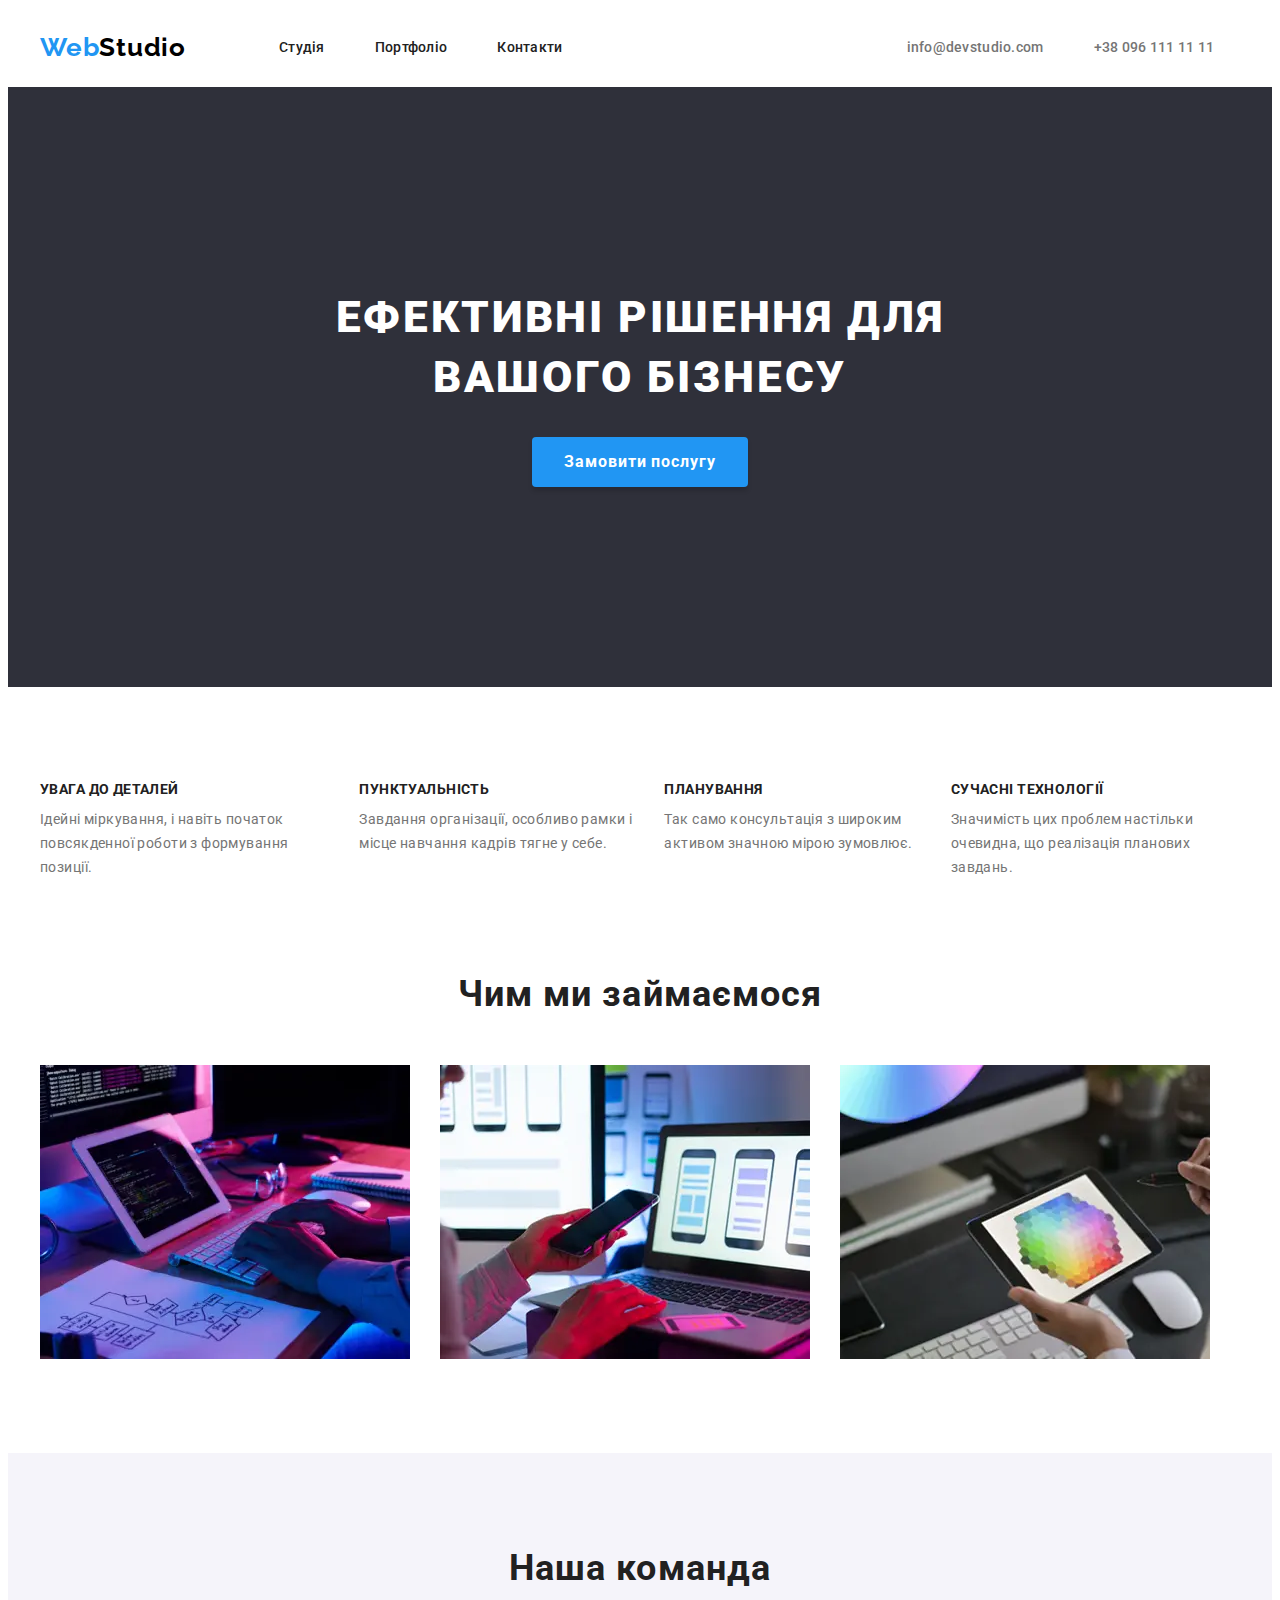
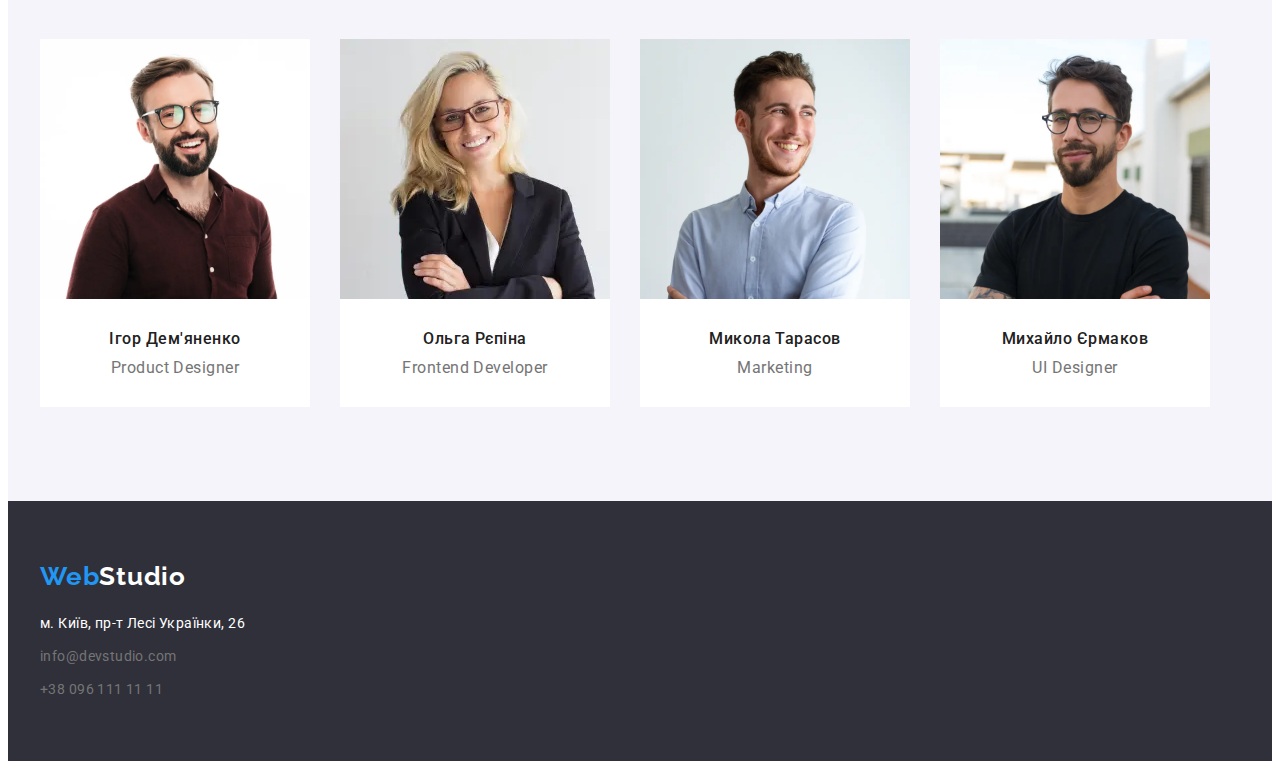
<file: index.html>
<!DOCTYPE html>
<html lang="en">
  <head>
    <meta charset="UTF-8" />
    <meta name="viewport" content="width=device-width, initial-scale=1.0" />
    <title>WebStudio</title>
    <link rel="preconnect" href="https://fonts.googleapis.com" />
    <link rel="preconnect" href="https://fonts.gstatic.com" crossorigin />
    <link
      href="https://fonts.googleapis.com/css2?family=Raleway:ital,wght@0,100..900;1,100..900&family=Roboto:ital,wght@0,100..900;1,100..900&display=swap"
      rel="stylesheet"
    />
    <link rel="stylesheet" href="./css/reset.css" />
    <link
      rel="stylesheet"
      href="https://cdnjs.cloudflare.com/ajax/libs/modern-normalize/3.0.1/modern-normalize.min.css"
      integrity="sha512-q6WgHqiHlKyOqslT/lgBgodhd03Wp4BEqKeW6nNtlOY4quzyG3VoQKFrieaCeSnuVseNKRGpGeDU3qPmabCANg=="
      crossorigin="anonymous"
      referrerpolicy="no-referrer"
    />
    <link rel="stylesheet" href="./css/styles.css" />
  </head>
  <body>
    <header class="header">
      <div class="container header-container">
        <h3 class="heder-title"><span>Web</span>Studio</h3>
        <nav class="header-nav">
          <ul class="header-list">
            <li class="header-item">
              <a href="./index.html" class="header-link">Студія</a>
            </li>
            <li class="header-item">
              <a href="./portfolio.html" class="header-link">Портфоліо</a>
            </li>
            <li class="header-item">
              <a href="#" class="header-link">Контакти</a>
            </li>
          </ul>
          <address class="header-address">
            <ul class="address-list">
              <li class="address-item">
                <a href="mailto:info@devstudio.com" class="address-link"
                  >info@devstudio.com</a
                >
              </li>
              <li class="address-item">
                <a href="tel:+380961111111" class="address-link"
                  >+38 096 111 11 11</a
                >
              </li>
            </ul>
          </address>
        </nav>
      </div>
    </header>
    <main>
      <!-- meeting -->
      <section class="meeting">
        <div class="container meeting-container">
          <h1 class="title">Ефективні рішення для вашого бізнесу</h1>
          <button class="meeting-button" type="button">Замовити послугу</button>
        </div>
      </section>
      <!--features -->
      <section class="features">
        <div class="container">
          <ul class="features-list">
            <li class="features-item">
              <article class="features-article">
                <h3 class="features-title">УВАГА ДО ДЕТАЛЕЙ</h3>
                <p class="features-text">
                  Ідейні міркування, і навіть початок повсякденної роботи з
                  формування позиції.
                </p>
              </article>
            </li>
            <li class="features-item">
              <article class="features-article">
                <h3 class="features-title">ПУНКТУАЛЬНІСТЬ</h3>
                <p class="features-text">
                  Завдання організації, особливо рамки і місце навчання кадрів
                  тягне у себе.
                </p>
              </article>
            </li>
            <li class="features-item">
              <article class="features-article">
                <h3 class="features-title">ПЛАНУВАННЯ</h3>
                <p class="features-text">
                  Так само консультація з широким активом значною мірою
                  зумовлює.
                </p>
              </article>
            </li>
            <li class="features-item">
              <article class="features-article">
                <h3 class="features-title">СУЧАСНІ ТЕХНОЛОГІЇ</h3>
                <p class="features-text">
                  Значимість цих проблем настільки очевидна, що реалізація
                  планових завдань.
                </p>
              </article>
            </li>
          </ul>
        </div>
      </section>
      <!-- What we do -->
      <section class="whatwedo">
        <div class="container whatwedo-container">
          <h2 class="whatwedo-title">Чим ми займаємося</h2>
          <ul class="whatwedo-list">
            <li class="whatwedo-item">
              <img
                src="./imagine/whatwedo1.webp"
                height="294"
                width="370"
                alt="Як людина вводить код"
                class="whatwedo-img"
              />
            </li>
            <li class="whatwedo-item">
              <img
                src="./imagine/whatwedo2.webp"
                height="294"
                width="370"
                alt="Людина друкує"
                class="whatwedo-img"
              />
            </li>
            <li class="whatwedo-item">
              <img
                src="./imagine/whatwedo3.webp"
                height="294"
                width="370"
                alt="Людина малює"
                class="whatwedo-img"
              />
            </li>
          </ul>
        </div>
      </section>
      <!-- our-team -->
      <section class="team">
        <div class="container team-container">
          <h2 class="team-title">Наша команда</h2>
          <ul class="team-list">
            <li class="team-item">
              <article class="team-article">
                <img
                  src="./imagine/team1.webp"
                  height="220"
                  width="280"
                  alt="Чоловік з комп'ютером"
                  class="team-img"
                />
                <h3 class="team-subtitle">Ігор Дем'яненко</h3>
                <p class="team-text">Product Designer</p>
              </article>
            </li>
            <li class="team-item">
              <article class="team-article">
                <img
                  src="./imagine/team2.webp"
                  height="220"
                  width="280"
                  alt="Жінка"
                  class="team-img"
                />
                <h3 class="team-subtitle">Ольга Рєпіна</h3>
                <p class="team-text">Frontend Developer</p>
              </article>
            </li>
            <li class="team-item">
              <article class="team-article">
                <img
                  src="./imagine/team3.webp"
                  height="220"
                  width="280"
                  alt="Чоловік"
                  class="team-img"
                />
                <h3 class="team-subtitle">Микола Тарасов</h3>
                <p class="team-text">Marketing</p>
              </article>
            </li>
            <li class="team-item">
              <article class="team-article">
                <img
                  src="./imagine/team4.webp"
                  height="220"
                  width="280"
                  alt="Чоловік в окулярах"
                  class="team-img"
                />
                <h3 class="team-subtitle">Михайло Єрмаков</h3>
                <p class="team-text">UI Designer</p>
              </article>
            </li>
          </ul>
        </div>
      </section>
    </main>
    <footer class="footer">
      <div class="container footer-container">
        <h3 class="footer-title"><span>Web</span>Studio</h3>
        <address class="footer-address">
          <ul class="footer-list">
            <li class="footer-item">
              <a
                href="https://www.google.com/maps/place/%D0%B1%D1%83%D0%BB%D1%8C%D0%B2%D0%B0%D1%80+%D0%9B%D0%B5%D1%81%D1%96+%D0%A3%D0%BA%D1%80%D0%B0%D1%97%D0%BD%D0%BA%D0%B8,+26,+%D0%9A%D0%B8%D1%97%D0%B2,+02000/@50.4265807,30.5383858,17z/data=!3m1!4b1!4m10!1m2!2m1!1z0L_RgNC-0YHQv9C10LrRgiDQm9C10YHRliDQo9C60YDQsNGX0L3QutC4LCAyNg!3m6!1s0x40d4cf0e033ecbe9:0x57a4dffefec77da0!8m2!3d50.4265807!4d30.5383858!15sCi7Qv9GA0L7RgdC_0LXQutGCINCb0LXRgdGWINCj0LrRgNCw0ZfQvdC60LgsIDI2kgERY29tcG91bmRfYnVpbGRpbmfgAQA!16s%2Fg%2F1tctq5jv?entry=ttu&g_ep=EgoyMDI1MDIwNS4xIKXMDSoASAFQAw%3D%3D"
                target="_blank"
                id="footer-a"
                >м. Київ, пр-т Лесі Українки, 26</a
              >
            </li>
            <li>
              <a href="mailto:info@devstudio.com" class="footer-link"
                >info@devstudio.com</a
              >
            </li>
            <li>
              <a href="tel:+380961111111" class="footer-link"
                >+38 096 111 11 11</a
              >
            </li>
          </ul>
        </address>
      </div>
    </footer>
  </body>
</html>
</file>
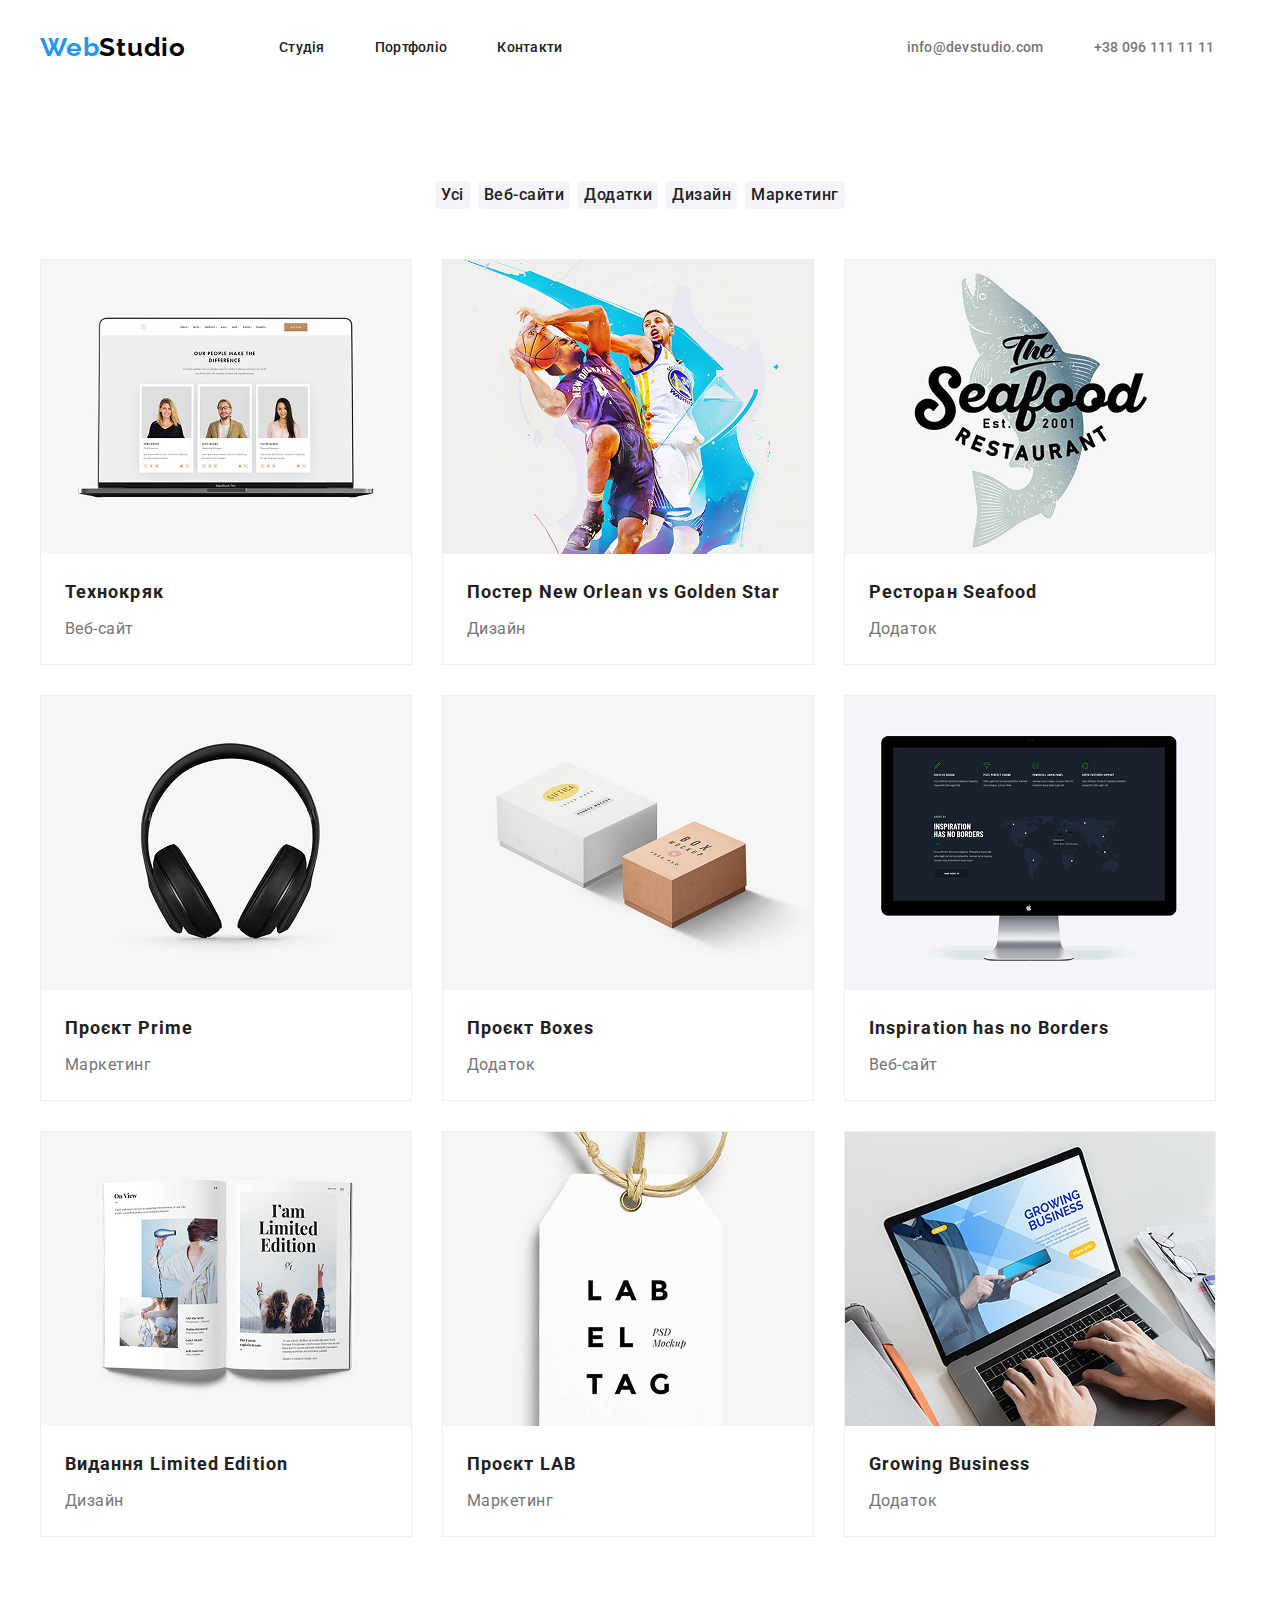
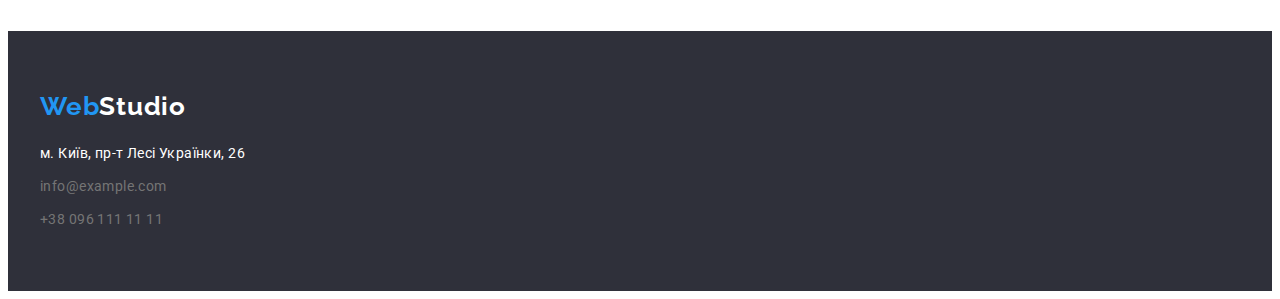
<file: portfolio.html>
<!DOCTYPE html>
<html lang="en">
  <head>
    <meta charset="UTF-8" />
    <meta name="viewport" content="width=device-width, initial-scale=1.0" />
    <title>WebStudio</title>
    <link rel="preconnect" href="https://fonts.googleapis.com" />
    <link rel="preconnect" href="https://fonts.gstatic.com" crossorigin />
    <link
      href="https://fonts.googleapis.com/css2?family=Raleway:ital,wght@0,100..900;1,100..900&family=Roboto:ital,wght@0,100..900;1,100..900&display=swap"
      rel="stylesheet"
    />
    <link
      rel="stylesheet"
      href="https://cdnjs.cloudflare.com/ajax/libs/modern-normalize/3.0.1/modern-normalize.min.css"
      integrity="sha512-q6WgHqiHlKyOqslT/lgBgodhd03Wp4BEqKeW6nNtlOY4quzyG3VoQKFrieaCeSnuVseNKRGpGeDU3qPmabCANg=="
      crossorigin="anonymous"
      referrerpolicy="no-referrer"
    />
    <link rel="stylesheet" href="./css/reset.css" />
    <link rel="stylesheet" href="./css/portfolio.css" />
  </head>
  <body>
    <header class="header">
      <div class="container header-container">
        <h3 class="heder-title"><span>Web</span>Studio</h3>
        <nav class="header-nav">
          <ul class="header-list">
            <li class="header-item">
              <a href="./index.html" class="header-link">Студія</a>
            </li>
            <li class="header-item">
              <a href="./portfolio.html" class="header-link">Портфоліо</a>
            </li>
            <li class="header-item">
              <a href="#" class="header-link">Контакти</a>
            </li>
          </ul>
          <address class="header-address">
            <ul class="address-list">
              <li class="address-item">
                <a href="mailto:info@devstudio.com" class="address-link"
                  >info@devstudio.com</a
                >
              </li>
              <li class="address-item">
                <a href="tel:+380961111111" class="address-link"
                  >+38 096 111 11 11</a
                >
              </li>
            </ul>
          </address>
        </nav>
      </div>
    </header>
    <main class="main">
      <!-- buttons -->
      <section class="buttons">
        <div class="container">
          <ul class="buttons-list">
            <li class="buttons-item">
              <button type="button" class="button">Усі</button>
            </li>
            <li class="buttons-item">
              <button type="button" class="button">Веб-сайти</button>
            </li>
            <li class="buttons-item">
              <button type="button" class="button">Додатки</button>
            </li>
            <li class="buttons-item">
              <button type="button" class="button">Дизайн</button>
            </li>
            <li class="buttons-item">
              <button type="button" class="button">Маркетинг</button>
            </li>
          </ul>
        </div>
      </section>
      <!-- projects -->
      <section class="projects">
        <div class="container">
          <ul class="projects-list">
            <li class="projects-item">
              <article class="projects-article">
                <img
                  src="./imagine/projects1.png"
                  alt="Відкритий сайт на ноутбуці"
                  class="projects-img"
                />
                <h3 class="projects-title">Технокряк</h3>
                <p class="projects-text">Веб-сайт</p>
              </article>
            </li>
            <li class="projects-item">
              <article class="projects-article">
                <img
                  src="./imagine/projects2.png"
                  alt="Фото баскетболістів"
                  class="projects-img"
                />
                <h3 class="projects-title">Постер New Orlean vs Golden Star</h3>
                <p class="projects-text">Дизайн</p>
              </article>
            </li>
            <li class="projects-item">
              <article class="projects-article">
                <img
                  src="./imagine/projects3.png"
                  alt="Лого ресторану"
                  class="projects-img"
                />
                <h3 class="projects-title">Ресторан Seafood</h3>
                <p class="projects-text">Додаток</p>
              </article>
            </li>
            <li class="projects-item">
              <article class="projects-article">
                <img
                  src="./imagine/projects4.png"
                  alt="Чорні навушники"
                  class="projects-img"
                />
                <h3 class="projects-title">Проєкт Prime</h3>
                <p class="projects-text">Маркетинг</p>
              </article>
            </li>
            <li class="projects-item">
              <article class="projects-article">
                <img
                  src="./imagine/projects5.png"
                  alt="Товсті книги"
                  class="projects-img"
                />
                <h3 class="projects-title">Проєкт Boxes</h3>
                <p class="projects-text">Додаток</p>
              </article>
            </li>
            <li class="projects-item">
              <article class="projects-article">
                <img
                  src="./imagine/projects6.png"
                  alt="Сайт на моніторі"
                  class="projects-img"
                />
                <h3 class="projects-title">Inspiration has no Borders</h3>
                <p class="projects-text">Веб-сайт</p>
              </article>
            </li>
            <li class="projects-item">
              <article class="projects-article">
                <img
                  src="./imagine/projects7.png"
                  alt="Білий журнал"
                  class="projects-img"
                />
                <h3 class="projects-title">Видання Limited Edition</h3>
                <p class="projects-text">Дизайн</p>
              </article>
            </li>
            <li class="projects-item">
              <article class="projects-article">
                <img
                  src="./imagine/projects8.png"
                  alt="Білий брелок"
                  class="projects-img"
                />
                <h3 class="projects-title">Проєкт LAB</h3>
                <p class="projects-text">Маркетинг</p>
              </article>
            </li>
            <li class="projects-item">
              <article class="projects-article">
                <img
                  src="./imagine/projects9.png"
                  alt="Людина пише на ноутбуці"
                  class="projects-img"
                />
                <h3 class="projects-title">Growing Business</h3>
                <p class="projects-text">Додаток</p>
              </article>
            </li>
          </ul>
        </div>
      </section>
    </main>
    <footer class="footer">
      <div class="container footer-container">
        <h3 class="footer-title"><span>Web</span>Studio</h3>
        <address class="footer-address">
          <ul class="footer-list">
            <li class="footer-item">
              <a
                href="https://www.google.com/maps/place/%D0%B1%D1%83%D0%BB%D1%8C%D0%B2%D0%B0%D1%80+%D0%9B%D0%B5%D1%81%D1%96+%D0%A3%D0%BA%D1%80%D0%B0%D1%97%D0%BD%D0%BA%D0%B8,+26,+%D0%9A%D0%B8%D1%97%D0%B2,+02000/@50.4265807,30.5383858,17z/data=!3m1!4b1!4m10!1m2!2m1!1z0L_RgNC-0YHQv9C10LrRgiDQm9C10YHRliDQo9C60YDQsNGX0L3QutC4LCAyNg!3m6!1s0x40d4cf0e033ecbe9:0x57a4dffefec77da0!8m2!3d50.4265807!4d30.5383858!15sCi7Qv9GA0L7RgdC_0LXQutGCINCb0LXRgdGWINCj0LrRgNCw0ZfQvdC60LgsIDI2kgERY29tcG91bmRfYnVpbGRpbmfgAQA!16s%2Fg%2F1tctq5jv?entry=ttu&g_ep=EgoyMDI1MDIwNS4xIKXMDSoASAFQAw%3D%3D"
                target="_blank"
                id="footer-a"
                >м. Київ, пр-т Лесі Українки, 26</a
              >
            </li>
            <li>
              <a href="mailto:info@devstudio.com" class="footer-link"
                >info@example.com</a
              >
            </li>
            <li>
              <a href="tel:+380961111111" class="footer-link"
                >+38 096 111 11 11</a
              >
            </li>
          </ul>
        </address>
      </div>
    </footer>
  </body>
</html>
</file>
<file: css/styles.css>
:root {
    --main-background: rgba(47, 48, 58, 1);
    --akcent-color: rgba(33, 150, 243, 1);
    --nav-color: rgba(33, 33, 33, 1);
    --title-color: rgba(33, 33, 33, 1);
    --text-color: rgba(117, 117, 117, 1);
    --accent2-color: rgba(255, 255, 255, 1);
}


.container {
    width: 1200px;
    margin-left: auto;
    margin-right: auto;
    padding-left: 15px;
    padding-right: 15px;
}

/* header */
.header {
    padding-top: 24px;
    padding-bottom: 25px;
}

.header-container {
    display: flex;
}

.header-nav {
    display: flex;
    align-items: center;
}

.heder-title {
    color: #000;
    font-family: Raleway;
    font-size: 26px;
    font-style: normal;
    font-weight: 700;
    line-height: normal;
    letter-spacing: 0.78px;
}

span {
    color: var(--akcent-color);
    font-family: Raleway;
    font-size: 26px;
    font-style: normal;
    font-weight: 700;
    line-height: normal;
    letter-spacing: 0.78px;
}

.header-list {
    display: flex;
    gap: 50px;
    margin-left: 93px;
    margin-right: 344px;
}

.header-link {
    color: var(--title-color);
    font-family: Roboto;
    font-size: 14px;
    font-style: normal;
    font-weight: 500;
    line-height: normal;
    letter-spacing: 0.28px;
}

.header-link:hover {
    color: var(--akcent-color);
    font-family: Roboto;
    font-size: 14px;
    font-style: normal;
    font-weight: 500;
    line-height: normal;
    letter-spacing: 0.28px;
}

.address-list {
    display: flex;
    gap: 50px;
}

.address-link {
    color: var(--text-color);
    font-family: Roboto;
    font-size: 14px;
    font-style: normal;
    font-weight: 500;
    line-height: normal;
    letter-spacing: 0.28px;
}

.address-link:hover {
    color: var(--akcent-color);
    font-family: Roboto;
    font-size: 14px;
    font-style: normal;
    font-weight: 500;
    line-height: normal;
    letter-spacing: 0.28px;
}

/* meeting */
.meeting {
    padding-top: 200px;
    padding-bottom: 200px;
    background-color: rgba(47, 48, 58, 1);
}

.meeting-container {
    display: flex;
    align-items: center;
    flex-direction: column;
}

.title {
    color: var(--accent2-color);
    text-align: center;
    font-family: Roboto;
    font-size: 44px;
    font-style: normal;
    font-weight: 900;
    line-height: 60px;
    letter-spacing: 2.64px;
    text-transform: uppercase;
    max-width: 696px;
    margin-bottom: 30px;
}

.meeting-button {
    color: var(--accent2-color);
    text-align: center;
    font-family: Roboto;
    font-size: 16px;
    font-style: normal;
    font-weight: 700;
    line-height: 30px;
    letter-spacing: 0.96px;
    border-radius: 4px;
    background: var(--akcent-color);
    box-shadow: 0px 4px 4px 0px rgba(0, 0, 0, 0.15);
    width: 216;
    height: 50px;
    padding-left: 32px;
    padding-right: 32px;
    padding-top: 10px;
    padding-bottom: 10px;
}

/* features */
.features {
    padding-top: 94px;
    padding-bottom: 94px;
}


.features-list {
    display: flex;
    gap: 30px;
}

.features-title {
    color: var(--title-color);
    font-family: Roboto;
    font-size: 14px;
    font-style: normal;
    font-weight: 700;
    line-height: normal;
    letter-spacing: 0.42px;
    text-transform: uppercase;
    margin-bottom: 10px;
}

.features-text {
    color: var(--text-color);
    font-family: Roboto;
    font-size: 14px;
    font-style: normal;
    font-weight: 400;
    line-height: 24px;
    letter-spacing: 0.42px;
}

/*  What we do */
.whatwedo {
    padding-bottom: 94px;
}

.whatwedo-list {
    display: flex;
    flex-direction: row;
    align-items: center;
    gap: 30px;

}

.whatwedo-title {
    color: var(--title-color);
    text-align: center;
    font-family: Roboto;
    font-size: 36px;
    font-style: normal;
    font-weight: 700;
    line-height: normal;
    letter-spacing: 1.08px;
    margin-bottom: 50px;
}

/* our-team */
.team {
    padding-top: 94px;
    padding-bottom: 94px;
    background-color: rgba(245, 244, 250, 1);
}

.team-list {
    display: block;
    display: flex;
    flex-wrap: wrap;
    flex-direction: row;
    align-items: center;
    gap: 30px;

}

.team-img {
    width: 270px;
    height: 260px;
}

.team-article {
    background-color: var(--accent2-color);
    width: фц;
    height: 368px;
}

.team-title {
    color: var(--title-color);
    text-align: center;
    font-family: Roboto;
    font-size: 36px;
    font-style: normal;
    font-weight: 700;
    line-height: normal;
    letter-spacing: 1.08px;
    margin-bottom: 50px;
}

.team-subtitle {
    color: var(--title-color);
    text-align: center;
    font-family: Roboto;
    font-size: 16px;
    font-style: normal;
    font-weight: 500;
    line-height: normal;
    letter-spacing: 0.48px;
    margin-top: 30px;
    margin-bottom: 10px;
}

.team-text {
    color: var(--text-color);
    text-align: center;
    font-family: Roboto;
    font-size: 16px;
    font-style: normal;
    font-weight: 400;
    line-height: normal;
    letter-spacing: 0.48px;
    padding-bottom: 30px;
}


/* footer */
.footer {
    padding-top: 60px;
    padding-bottom: 60px;
    background-color: rgba(47, 48, 58, 1);
}

.footer-list {
    display: flex;
    flex-direction: column;
    gap: 9px;
}

.footer-title {
    color: var(--accent2-color);
    font-family: Raleway;
    font-size: 26px;
    font-style: normal;
    font-weight: 700;
    line-height: normal;
    letter-spacing: 0.78px;
    margin-bottom: 20px;
}

#footer-a {
    color: var(--accent2-color);
    font-family: Roboto;
    font-size: 14px;
    font-style: normal;
    font-weight: 400;
    line-height: 24px;
    letter-spacing: 0.42px;
}

.footer-link {
    color: var(--text-color);
    font-family: Roboto;
    font-size: 14px;
    font-style: normal;
    font-weight: 400;
    line-height: 24px;
    letter-spacing: 0.42px;
}
</file>
<file: css/portfolio.css>
:root {
    --main-background: rgba(47, 48, 58, 1);
    --akcent-color: rgba(33, 150, 243, 1);
    --nav-color: rgba(33, 33, 33, 1);
    --title-color: rgba(33, 33, 33, 1);
    --text-color: rgba(117, 117, 117, 1);
    --accent2-color: rgba(255, 255, 255, 1);
}

.container {
    width: 1200px;
    margin-left: auto;
    margin-right: auto;
    padding-left: 15px;
    padding-right: 15px;
}

/* header */
.header {
    padding-top: 24px;
    padding-bottom: 25px;
}

.header-container {
    display: flex;
}

.header-nav {
    display: flex;
    align-items: center;
}

.heder-title {
    color: #000;
    font-family: Raleway;
    font-size: 26px;
    font-style: normal;
    font-weight: 700;
    line-height: normal;
    letter-spacing: 0.78px;
}

span {
    color: var(--akcent-color);
    font-family: Raleway;
    font-size: 26px;
    font-style: normal;
    font-weight: 700;
    line-height: normal;
    letter-spacing: 0.78px;
}

.header-list {
    display: flex;
    gap: 50px;
    margin-left: 93px;
    margin-right: 344px;
}

.header-link {
    color: var(--title-color);
    font-family: Roboto;
    font-size: 14px;
    font-style: normal;
    font-weight: 500;
    line-height: normal;
    letter-spacing: 0.28px;
}

.header-link:hover {
    color: var(--akcent-color);
    font-family: Roboto;
    font-size: 14px;
    font-style: normal;
    font-weight: 500;
    line-height: normal;
    letter-spacing: 0.28px;
}

.address-list {
    display: flex;
    gap: 50px;
}

.address-link {
    color: var(--text-color);
    font-family: Roboto;
    font-size: 14px;
    font-style: normal;
    font-weight: 500;
    line-height: normal;
    letter-spacing: 0.28px;
}

.address-link:hover {
    color: var(--akcent-color);
    font-family: Roboto;
    font-size: 14px;
    font-style: normal;
    font-weight: 500;
    line-height: normal;
    letter-spacing: 0.28px;
}

/* buttons */
.buttons {
    padding-top: 94px;
    padding-bottom: 50px;
}

.buttons-list {
    display: flex;
    justify-content: center;
    gap: 8px;
    /* width: 73px;
    height: 38px; */
}

.button {
    color: var(--title-color);
    text-align: center;
    font-family: Roboto;
    font-size: 16px;
    font-style: normal;
    font-weight: 500;
    line-height: 26px;
    letter-spacing: 0.48px;
    border-radius: 4px;
    background: #F5F4FA;
}

.button:hover {
    color: var(--accent2-color);
    text-align: center;
    font-family: Roboto;
    font-size: 16px;
    font-style: normal;
    font-weight: 500;
    line-height: 26px;
    letter-spacing: 0.48px;
    border-radius: 4px;
    background: var(--akcent-color);
    box-shadow: 0px 3px 1px 0px rgba(0, 0, 0, 0.10), 0px 1px 2px 0px rgba(0, 0, 0, 0.08), 0px 2px 2px 0px rgba(0, 0, 0, 0.12);
}

/* projects */
.projects {
    padding-bottom: 94px;
}

.projects-list {
    display: flex;
    flex-wrap: wrap;
    gap: 30px;
}

.projects-title {
    color: var(--title-color);
    font-family: Roboto;
    font-size: 18px;
    font-style: normal;
    font-weight: 700;
    line-height: 36px;
    letter-spacing: 1.08px;
    padding-top: 20px;
    margin-bottom: 4px;
    padding-left: 24px;
    padding-right: 24px;
}

.projects-article {
    width: 370px;
    height: 404px;
    border: 1px solid rgba(238, 238, 238, 1);
    background: rgba(255, 255, 255, 1);
}

.projects-text {
    color: var(--text-color);
    font-family: Roboto;
    font-size: 16px;
    font-style: normal;
    font-weight: 400;
    line-height: 30px;
    letter-spacing: 0.48px;
    padding-bottom: 20px;
    padding-left: 24px;
    padding-right: 24px;
}

/* footer */
.footer {
    padding-top: 60px;
    padding-bottom: 60px;
    background-color: rgba(47, 48, 58, 1);
}

.footer-list {
    display: flex;
    flex-direction: column;
    gap: 9px;
}

.footer-title {
    color: var(--accent2-color);
    font-family: Raleway;
    font-size: 26px;
    font-style: normal;
    font-weight: 700;
    line-height: normal;
    letter-spacing: 0.78px;
    margin-bottom: 20px;
}

#footer-a {
    color: var(--accent2-color);
    font-family: Roboto;
    font-size: 14px;
    font-style: normal;
    font-weight: 400;
    line-height: 24px;
    letter-spacing: 0.42px;
}

.footer-link {
    color: var(--text-color);
    font-family: Roboto;
    font-size: 14px;
    font-style: normal;
    font-weight: 400;
    line-height: 24px;
    letter-spacing: 0.42px;
}
</file>
